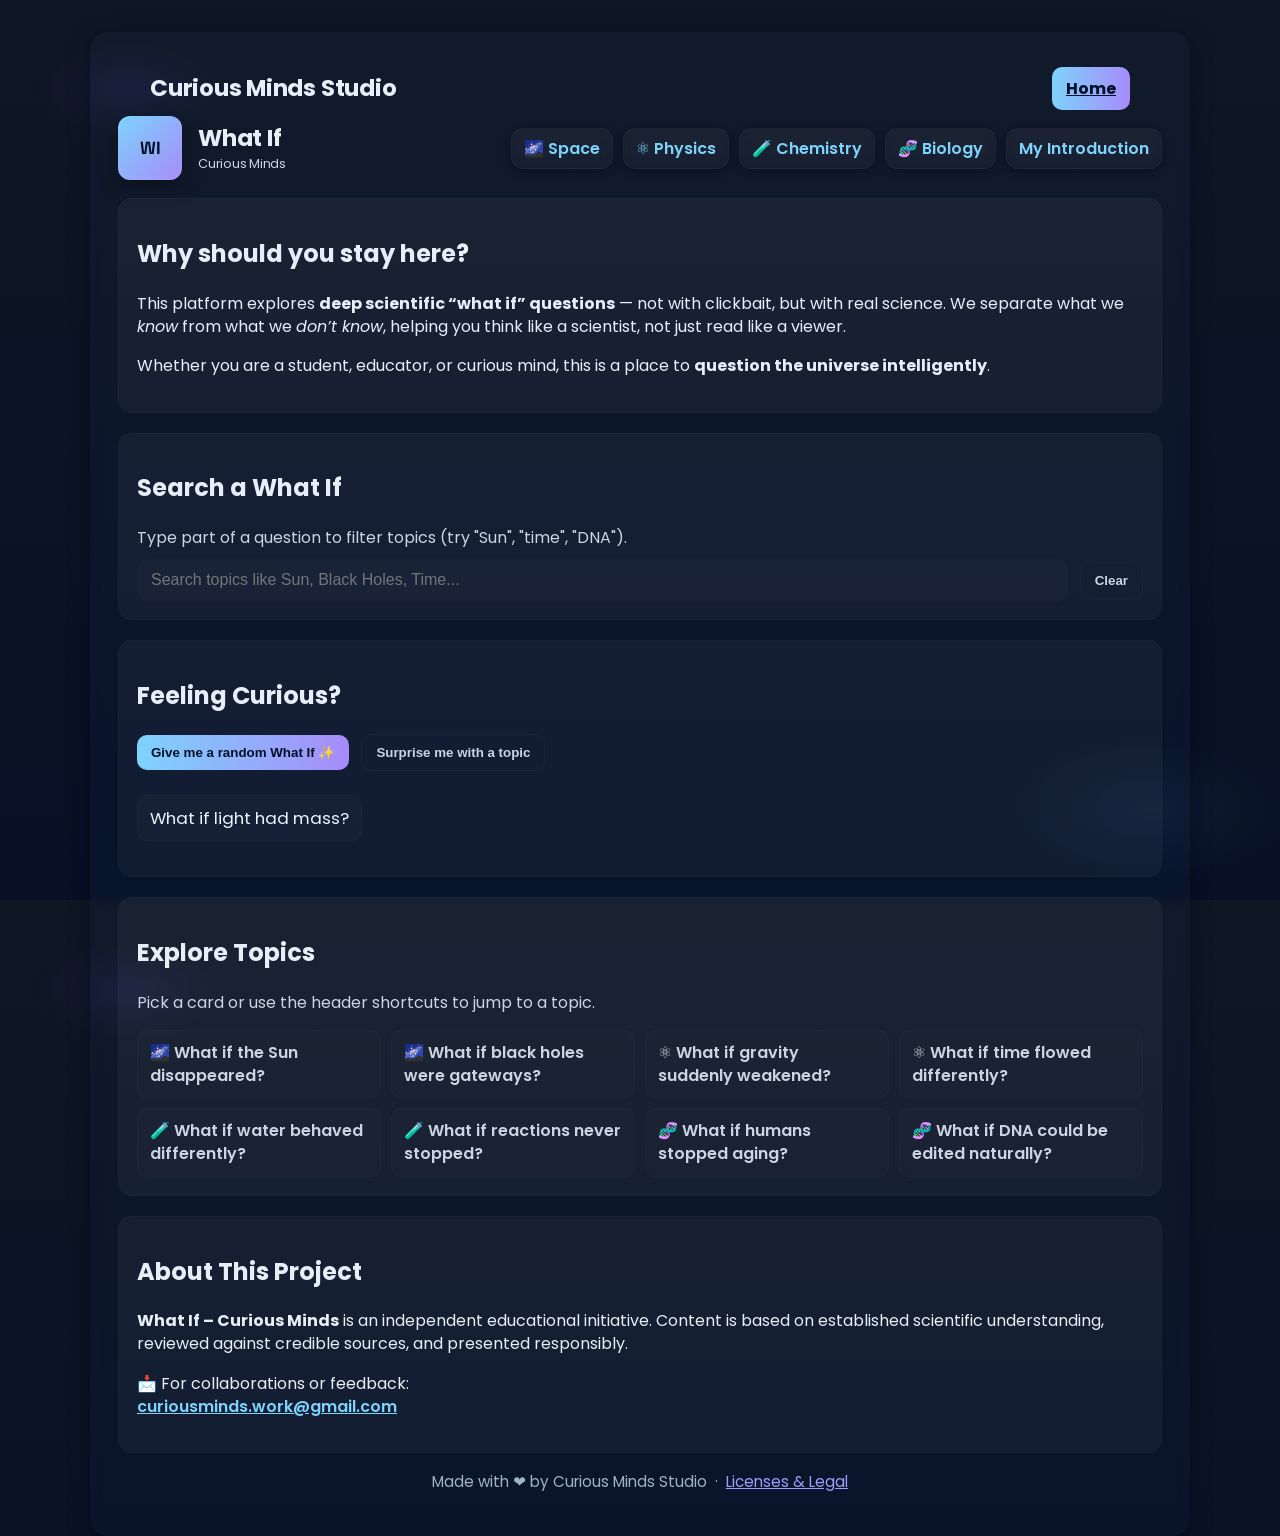
<file: index.html>
<!doctype html>
<html lang="en">
<head>
  <meta charset="utf-8" />
  <meta name="viewport" content="width=device-width,initial-scale=1" />
  <title>What If – Curious Minds</title>
  <meta name="description" content="What If – Curious Minds: exploring deep 'what if' scientific questions responsibly for students, educators, and curious minds." />
  <link rel="canonical" href="https://curiousmindsstudio/What-If/" />

  <!-- Social / OpenGraph -->
  <meta property="og:title" content="What If – Curious Minds" />
  <meta property="og:description" content="Exploring deep 'what if' scientific questions responsibly." />
  <meta property="og:type" content="website" />
  <meta property="og:url" content="https://curiousmindsstudio/What-If/" />

  <!-- Google Fonts (optional, fun typographic feel) -->
  <link rel="preconnect" href="https://fonts.gstatic.com" crossorigin>
  <link href="https://fonts.googleapis.com/css2?family=Poppins:wght@300;400;600;700&family=Space+Grotesk:wght@400;600&display=swap" rel="stylesheet">

  <!-- Inline theme & fun styles (move to style.css if you prefer) -->
  <style>
    :root{
      --bg1: #0f1724;
      --bg2: #071025;
      --card: rgba(255,255,255,0.03);
      --glass: rgba(255,255,255,0.04);
      --accent: #7dd3fc; /* cyan */
      --accent-2: #a78bfa; /* purple */
      --muted: #cbd5e1;
      --radius: 14px;
      --max-width: 1100px;
      --shadow: 0 6px 20px rgba(2,6,23,0.6);
      color-scheme: dark;
    }

    *{box-sizing:border-box}
    html,body{height:100%}
    body{
      margin:0;
      font-family:"Poppins", system-ui, -apple-system, "Segoe UI", Roboto, "Helvetica Neue", Arial;
      background: radial-gradient(1200px 600px at 10% 10%, rgba(122, 96, 255, 0.08), transparent 8%),
                  radial-gradient(1200px 600px at 90% 90%, rgba(125,211,252,0.05), transparent 12%),
                  linear-gradient(180deg,var(--bg1),var(--bg2));
      color: #e6eef8;
      -webkit-font-smoothing:antialiased;
      -moz-osx-font-smoothing:grayscale;
      line-height:1.45;
      padding:32px 16px;
      display:flex;
      justify-content:center;
      align-items:flex-start;
    }

    .site {
      width:100%;
      max-width:var(--max-width);
      min-height:80vh;
      margin: 0 auto 32px;
      background: linear-gradient(180deg, rgba(255,255,255,0.02), rgba(255,255,255,0.01));
      border-radius:18px;
      padding:28px;
      box-shadow: var(--shadow);
      backdrop-filter: blur(6px) saturate(120%);
    }

    header.site-header{
      display:flex;
      gap:20px;
      align-items:center;
      justify-content:space-between;
      flex-wrap:wrap;
    }

    .brand {
      display:flex;
      gap:16px;
      align-items:center;
    }

    .logo {
      width:64px;
      height:64px;
      border-radius:12px;
      display:inline-grid;
      place-items:center;
      font-weight:700;
      font-family:"Space Grotesk", "Poppins", sans-serif;
      font-size:1.1rem;
      background:linear-gradient(135deg,var(--accent),var(--accent-2));
      color:#021025;
      box-shadow: 0 6px 20px rgba(0,0,0,0.35), inset 0 -3px 6px rgba(255,255,255,0.06);
    }

    h1{
      margin:0;
      font-size:1.45rem;
      line-height:1.05;
      letter-spacing:-0.01em;
    }
    h1 .sub {
      display:block;
      font-size:0.8rem;
      font-weight:400;
      color:var(--muted);
      margin-top:6px;
    }

    /* Button group placed in header */
    .button-group {
      display:flex;
      gap:10px;
      align-items:center;
      flex-wrap:wrap;
    }

    .topic-btn{
      display:inline-flex;
      align-items:center;
      gap:8px;
      padding:8px 12px;
      background: linear-gradient(180deg, rgba(255,255,255,0.03), rgba(255,255,255,0.01));
      color:var(--accent);
      border: 1px solid rgba(255,255,255,0.03);
      border-radius:12px;
      text-decoration:none;
      font-weight:600;
      transition: transform .14s ease, box-shadow .12s ease, background .14s ease;
      box-shadow: 0 2px 8px rgba(2,6,23,0.45);
      backdrop-filter: blur(4px);
    }
    .topic-btn:hover, .topic-btn:focus{
      transform: translateY(-4px);
      outline: none;
      box-shadow: 0 10px 30px rgba(0,0,0,0.6), 0 1px 0 rgba(255,255,255,0.02) inset;
      color: white;
      background: linear-gradient(90deg, rgba(125,211,252,0.1), rgba(167,139,250,0.06));
    }
    .topic-btn:focus{
      box-shadow: 0 0 0 3px rgba(125,211,252,0.09);
    }

    /* Main content layout */
    main.container{
      display:grid;
      grid-template-columns: 1fr;
      gap:20px;
      margin-top:18px;
    }

    .section-card{
      background: var(--glass);
      border-radius: var(--radius);
      padding:18px;
      border: 1px solid rgba(255,255,255,0.02);
    }

    /* Search controls */
    .search-row{
      display:flex;
      gap:12px;
      align-items:center;
      margin-top:8px;
    }
    .search-input{
      flex:1;
      padding:12px 14px;
      border-radius:10px;
      border: none;
      background: rgba(255,255,255,0.02);
      color:inherit;
      font-size:1rem;
    }
    .btn {
      padding:10px 14px;
      border-radius:10px;
      border:none;
      cursor:pointer;
      background:linear-gradient(90deg,var(--accent),var(--accent-2));
      color:#021025;
      font-weight:700;
      transition:transform .12s ease;
    }
    .btn:active{ transform: translateY(1px) }
    .btn.secondary {
      background: transparent;
      color: var(--muted);
      border: 1px solid rgba(255,255,255,0.03);
    }

    /* Topic list */
    ul#questionList{
      margin:0;
      padding:0;
      list-style:none;
      display:grid;
      grid-template-columns: repeat(auto-fit, minmax(220px, 1fr));
      gap:10px;
      margin-top:12px;
    }
    ul#questionList li{
      background: linear-gradient(180deg, rgba(255,255,255,0.015), rgba(255,255,255,0.01));
      padding:10px 12px;
      border-radius:10px;
      border:1px solid rgba(255,255,255,0.02);
    }
    ul#questionList a{
      color: var(--muted);
      text-decoration:none;
      font-weight:600;
    }
    ul#questionList a:hover, ul#questionList a:focus{
      color: white;
      text-decoration:underline;
    }

    footer{
      margin-top:18px;
      text-align:center;
      color: #9fb3c9;
      font-size:0.95rem;
    }

    .random-output{
      margin-top:12px;
      font-size:1.05rem;
      padding:10px 12px;
      border-radius:10px;
      background: rgba(255,255,255,0.02);
      display:inline-block;
      color:#eaf6ff;
      border:1px solid rgba(255,255,255,0.02);
    }

    /* Visually hidden utility */
    .visually-hidden {
      position:absolute !important;
      height:1px;width:1px;
      overflow:hidden;clip:rect(1px,1px,1px,1px);
      white-space:nowrap;border:0;padding:0;margin:-1px;
    }

    /* Responsive */
    @media (max-width:720px){
      header.site-header{ gap:12px; align-items:flex-start; }
      .logo{ width:52px; height:52px; font-size:0.95rem; }
      .button-group { width:100%; justify-content:flex-start; }
      .topic-btn { padding:8px 10px; }
      main.container{ gap:12px; }
    }

    /* Reduce motion preference */
    @media (prefers-reduced-motion: reduce){
      * { transition: none !important; animation: none !important; }
    }
  </style>
</head>
<body>
  <div class="site" role="application" aria-labelledby="site-title">

    <header style="display:flex; justify-content:space-between; align-items:center; padding:1rem 2rem;">

    <h1>Curious Minds Studio</h1>

    <nav>
        <a href="https://curiousmindsstudio.github.io/Main-page/" class="btn">Home</a>
    </nav>

</header>
    <header class="site-header" role="banner">
      <div class="brand" aria-hidden="false">
        <div class="logo" aria-hidden="true">WI</div>
        <div>
          <h1 id="site-title">What If <span class="sub">Curious Minds</span></h1>
        </div>
      </div>

      <!-- Button group requested in header -->
      <nav class="button-group" aria-label="Explore topics">
        <a href="space.html" class="topic-btn" aria-label="Space">🌌 Space</a>
        <a href="physics.html" class="topic-btn" aria-label="Physics">⚛️ Physics</a>
        <a href="chemistry.html" class="topic-btn" aria-label="Chemistry">🧪 Chemistry</a>
        <a href="biology.html" class="topic-btn" aria-label="Biology">🧬 Biology</a>
       <a href="intro.html" class="topic-btn" aria-label="My Introduction">My Introduction</a>
      </nav>
    </header>

    <main class="container" role="main">
      <!-- WHY STAY HERE -->
      <section class="section-card" aria-labelledby="why-heading">
        <h2 id="why-heading">Why should you stay here?</h2>
        <p>
          This platform explores <strong>deep scientific “what if” questions</strong> —
          not with clickbait, but with real science.
          We separate what we <em>know</em> from what we <em>don’t know</em>,
          helping you think like a scientist, not just read like a viewer.
        </p>
        <p>
          Whether you are a student, educator, or curious mind,
          this is a place to <strong>question the universe intelligently</strong>.
        </p>
      </section>

      <!-- SEARCH -->
      <section class="section-card" aria-labelledby="search-heading">
        <h2 id="search-heading">Search a What If</h2>
        <p style="color:var(--muted); margin:6px 0 0;">Type part of a question to filter topics (try "Sun", "time", "DNA").</p>
        <div class="search-row" style="margin-top:10px;">
          <label for="searchInput" class="visually-hidden">Search topics</label>
          <input id="searchInput" class="search-input" type="search" placeholder="Search topics like Sun, Black Holes, Time..." aria-controls="questionList" />
          <button id="clearBtn" class="btn secondary" type="button" aria-label="Clear search">Clear</button>
        </div>
      </section>

      <!-- RANDOM QUESTION -->
      <section class="section-card" aria-labelledby="random-heading">
        <h2 id="random-heading">Feeling Curious?</h2>
        <div style="display:flex; gap:12px; align-items:center; flex-wrap:wrap; margin-top:8px;">
          <button id="randomBtn" class="btn" type="button">Give me a random What If ✨</button>
          <button id="surpriseBtn" class="btn secondary" type="button">Surprise me with a topic</button>
        </div>
        <div id="randomWrap" style="margin-top:12px;">
          <p id="randomQuestion" class="random-output" aria-live="polite" aria-atomic="true">Press the button to spark curiosity!</p>
        </div>
      </section>

      <!-- TOPICS -->
      <section class="section-card" aria-labelledby="topics-heading">
        <h2 id="topics-heading">Explore Topics</h2>

        <!-- Optional friendly intro -->
        <p style="color:var(--muted); margin-top:6px;">Pick a card or use the header shortcuts to jump to a topic.</p>

        <ul id="questionList" aria-live="polite">
          <li><a href="space.html">🌌 What if the Sun disappeared?</a></li>
          <li><a href="space.html">🌌 What if black holes were gateways?</a></li>
          <li><a href="physics.html">⚛️ What if gravity suddenly weakened?</a></li>
          <li><a href="physics.html">⚛️ What if time flowed differently?</a></li>
          <li><a href="chemistry.html">🧪 What if water behaved differently?</a></li>
          <li><a href="chemistry.html">🧪 What if reactions never stopped?</a></li>
          <li><a href="biology.html">🧬 What if humans stopped aging?</a></li>
          <li><a href="biology.html">🧬 What if DNA could be edited naturally?</a></li>
        </ul>
      </section>

      <!-- ABOUT -->
      <section class="section-card" aria-labelledby="about-heading">
        <h2 id="about-heading">About This Project</h2>
        <p>
          <strong>What If – Curious Minds</strong> is an independent educational initiative.
          Content is based on established scientific understanding,
          reviewed against credible sources, and presented responsibly.
        </p>
        <p style="margin-top:8px;">
          📩 For collaborations or feedback:
          <br />
          <a href="mailto:curiousminds.work@gmail.com.com" style="color:var(--accent); font-weight:600;">curiousminds.work@gmail.com</a>
        </p>
      </section>
    </main>

<footer class="page-footer">
  <p>
    Made with ❤️ by Curious Minds Studio
    &nbsp;·&nbsp;
    <a href="licenses.html">Licenses & Legal</a>
  </p>
</footer>
    
  </div>

  <noscript>
    <div style="max-width:var(--max-width); margin:18px auto; color:#ffc6c6; text-align:center;">
      JavaScript is disabled — search and random features will not work. Please enable JavaScript for full experience.
    </div>
  </noscript>

  <!-- Script: behavior (keeps things accessible & fun) -->
  <script>
    (function () {
      // Defensive DOM lookups
      const searchInput = document.getElementById('searchInput');
      const questionList = document.getElementById('questionList');
      const listItems = questionList ? Array.from(questionList.querySelectorAll('li')) : [];
      const randomBtn = document.getElementById('randomBtn');
      const surpriseBtn = document.getElementById('surpriseBtn');
      const randomQuestionEl = document.getElementById('randomQuestion');
      const clearBtn = document.getElementById('clearBtn');
      const yearEl = document.getElementById('year');

      if (yearEl) yearEl.textContent = new Date().getFullYear();

      const questions = [
        "What if the Sun disappeared?",
        "What if black holes were gateways?",
        "What if time flowed differently?",
        "What if gravity weakened?",
        "What if humans stopped aging?",
        "What if Earth had no seasons?",
        "What if light had mass?",
        "What if DNA could repair itself perfectly?",
        "What if we could breathe underwater?",
        "What if there were two moons?",
        "What if we could travel at the speed of light?",
        "What if machines could dream?"
      ];

      function pickRandom(arr){
        if(!arr || arr.length === 0) return '';
        return arr[Math.floor(Math.random() * arr.length)];
      }

      function announceRandom() {
        const q = pickRandom(questions);
        if (randomQuestionEl) randomQuestionEl.textContent = q;
      }

      function surpriseTopic() {
        // Focus the first visible topic after filtering; if none, pick random question.
        const visible = listItems.filter(li => li.style.display !== 'none');
        if (visible.length > 0) {
          const chosen = visible[Math.floor(Math.random() * visible.length)];
          // Find link and briefly highlight it for fun
          const link = chosen.querySelector('a');
          if (link) {
            link.focus();
            // small highlight animation
            chosen.style.transition = 'box-shadow .28s ease, transform .18s ease';
            chosen.style.boxShadow = '0 8px 30px rgba(0,0,0,0.6)';
            chosen.style.transform = 'translateY(-4px)';
            setTimeout(() => {
              chosen.style.boxShadow = '';
              chosen.style.transform = '';
            }, 700);
          }
        } else {
          // fallback to random question
          announceRandom();
        }
      }

      function searchQuestions() {
        const input = (searchInput && searchInput.value || '').trim().toLowerCase();
        if (!listItems.length) return;
        listItems.forEach(li => {
          const text = (li.textContent || li.innerText || '').toLowerCase();
          li.style.display = text.includes(input) ? '' : 'none';
        });
      }

      // Events
      if (randomBtn) randomBtn.addEventListener('click', announceRandom);
      if (surpriseBtn) surpriseBtn.addEventListener('click', surpriseTopic);
      if (searchInput) {
        searchInput.addEventListener('input', searchQuestions);
        searchInput.addEventListener('keydown', (e) => {
          if (e.key === 'Enter') {
            // focus first visible link
            const visible = listItems.find(li => li.style.display !== 'none');
            const link = visible && visible.querySelector('a');
            if (link) link.focus();
          }
        });
      }
      if (clearBtn) {
        clearBtn.addEventListener('click', () => {
          if (searchInput) { searchInput.value = ''; searchQuestions(); searchInput.focus(); }
        });
      }

      // Small delightful entrance: show a random question on load after a short delay
      setTimeout(() => {
        if (randomQuestionEl) randomQuestionEl.textContent = pickRandom(questions);
      }, 700);

    })();
  </script>

</body>
  </html>
</file>
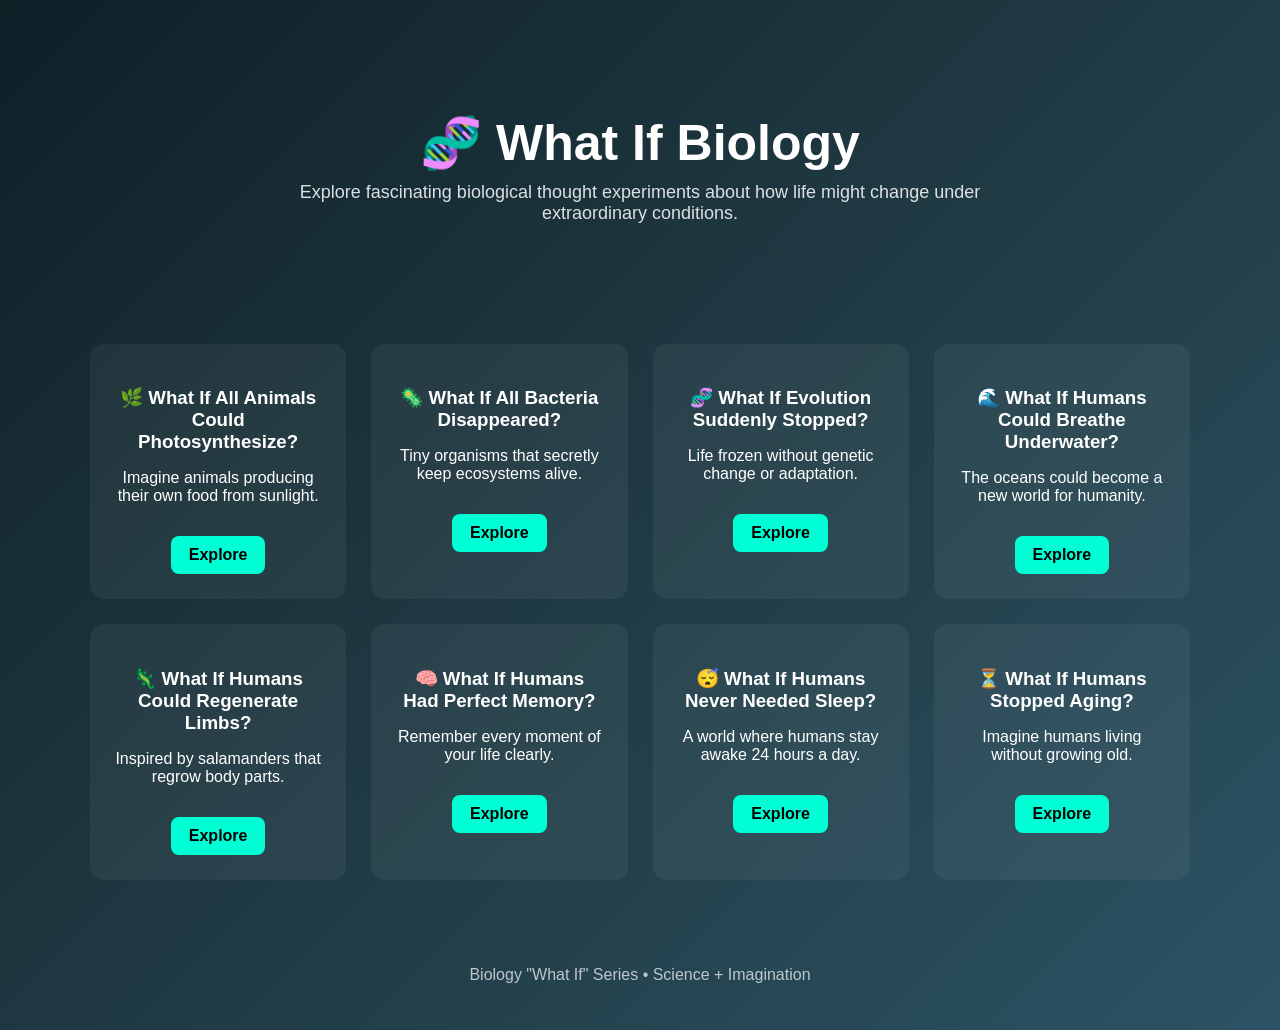
<file: biology.html>
<!DOCTYPE html>
<html lang="en">

<head>

<meta charset="UTF-8">
<meta name="viewport" content="width=device-width, initial-scale=1.0">

<title>What If Biology – Scientific Possibilities</title>

<meta name="description" content="Explore fascinating biology scenarios such as humans photosynthesizing, evolution stopping, or humans never needing sleep.">

<style>

body{
margin:0;
font-family:Segoe UI, sans-serif;
background:linear-gradient(135deg,#0f2027,#203a43,#2c5364);
color:white;
}

header{
text-align:center;
padding:80px 20px;
}

header h1{
font-size:50px;
margin-bottom:10px;
}

header p{
font-size:18px;
opacity:0.85;
max-width:700px;
margin:auto;
}

.container{
max-width:1100px;
margin:auto;
padding:40px 20px;
}

.grid{
display:grid;
grid-template-columns:repeat(auto-fit,minmax(250px,1fr));
gap:25px;
}

.card{
background:rgba(255,255,255,0.05);
padding:25px;
border-radius:14px;
transition:0.3s;
text-align:center;
}

.card:hover{
transform:translateY(-8px);
background:rgba(255,255,255,0.12);
}

.card h3{
margin-bottom:10px;
}

.card a{
display:inline-block;
margin-top:15px;
padding:10px 18px;
background:#00ffd5;
color:black;
text-decoration:none;
border-radius:8px;
font-weight:bold;
}

.card a:hover{
background:#00cfae;
}

footer{
text-align:center;
padding:30px;
opacity:0.7;
}

</style>

</head>

<body>

<header>

<h1>🧬 What If Biology</h1>

<p>
Explore fascinating biological thought experiments about how life might change under extraordinary conditions.
</p>

</header>



<div class="container">

<div class="grid">

<div class="card">
<h3>🌿 What If All Animals Could Photosynthesize?</h3>
<p>Imagine animals producing their own food from sunlight.</p>
<a href="biology/what-if-all-animals-could-photosynthesize.html">Explore</a>
</div>

<div class="card">
<h3>🦠 What If All Bacteria Disappeared?</h3>
<p>Tiny organisms that secretly keep ecosystems alive.</p>
<a href="biology/what-if-all-bacteria-disappeared.html">Explore</a>
</div>

<div class="card">
<h3>🧬 What If Evolution Suddenly Stopped?</h3>
<p>Life frozen without genetic change or adaptation.</p>
<a href="biology/what-if-evolution-stopped-suddenly.html">Explore</a>
</div>

<div class="card">
<h3>🌊 What If Humans Could Breathe Underwater?</h3>
<p>The oceans could become a new world for humanity.</p>
<a href="biology/what-if-humans-could-breathe-underwater.html">Explore</a>
</div>

<div class="card">
<h3>🦎 What If Humans Could Regenerate Limbs?</h3>
<p>Inspired by salamanders that regrow body parts.</p>
<a href="biology/what-if-humans-could-regenerate-limbs.html">Explore</a>
</div>

<div class="card">
<h3>🧠 What If Humans Had Perfect Memory?</h3>
<p>Remember every moment of your life clearly.</p>
<a href="biology/what-if-humans-had-perfect-memory.html">Explore</a>
</div>

<div class="card">
<h3>😴 What If Humans Never Needed Sleep?</h3>
<p>A world where humans stay awake 24 hours a day.</p>
<a href="biology/what-if-humans-never-needed-sleep.html">Explore</a>
</div>

<div class="card">
<h3>⏳ What If Humans Stopped Aging?</h3>
<p>Imagine humans living without growing old.</p>
<a href="biology/what-if-humans-stopped-aging.html">Explore</a>
</div>

</div>

</div>



<footer>

<p>Biology "What If" Series • Science + Imagination</p>

</footer>

</body>

</html>
</file>
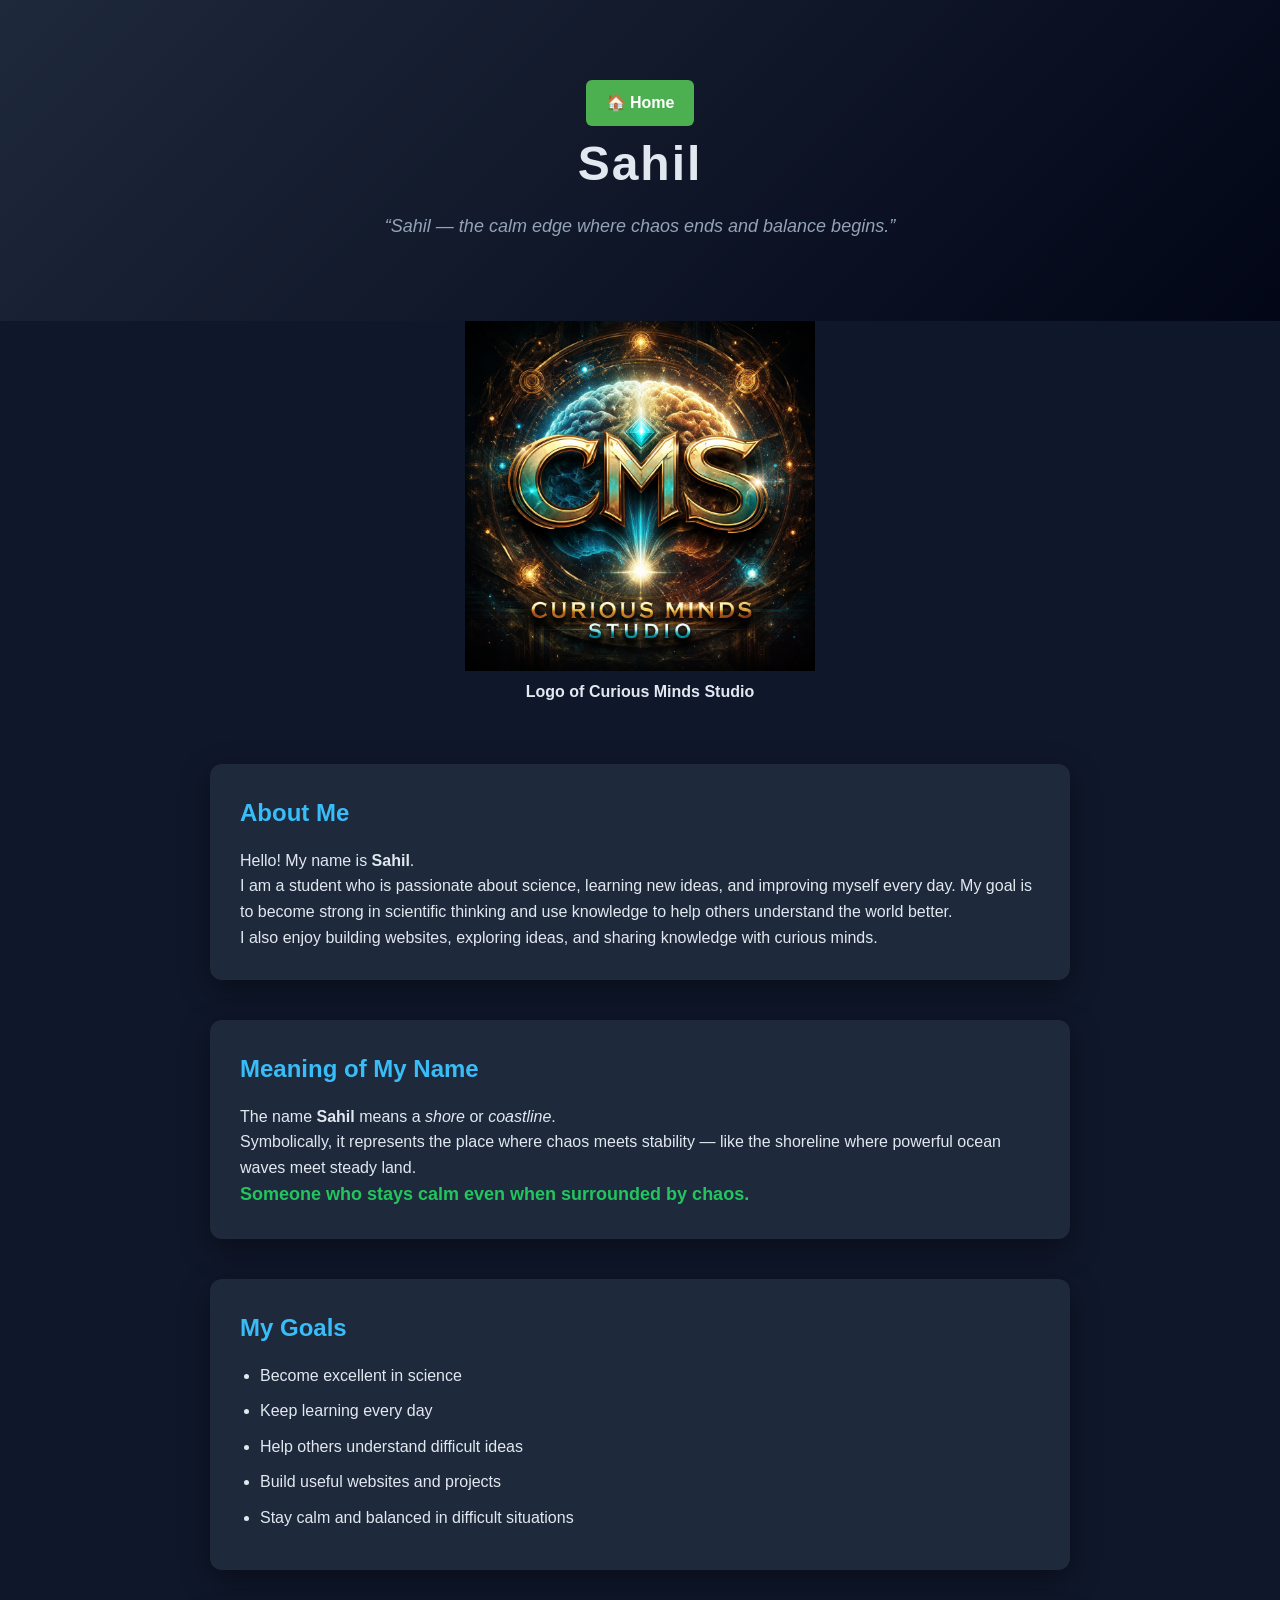
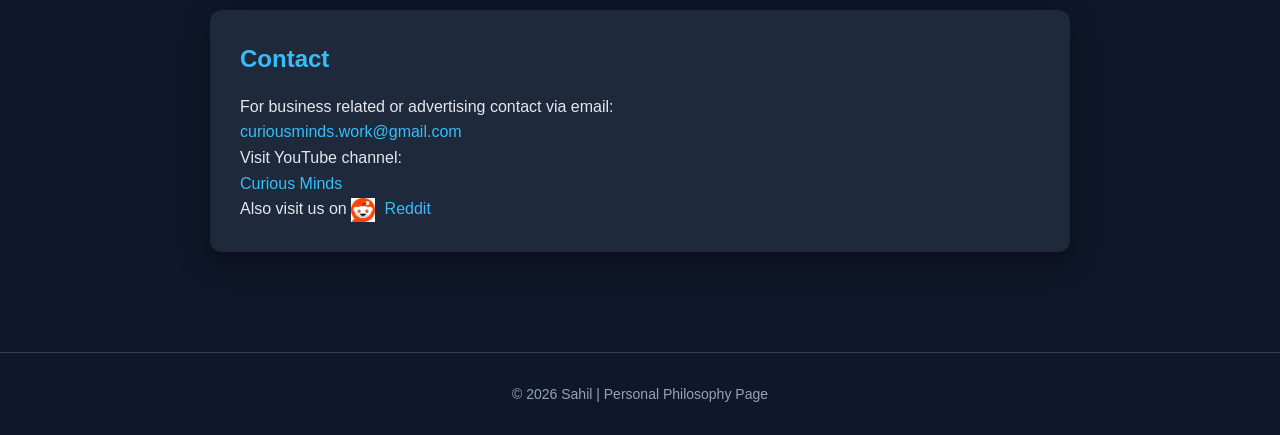
<file: intro.html>
<!DOCTYPE html>
<html lang="en">

<head>
<meta charset="UTF-8">
<meta name="viewport" content="width=device-width, initial-scale=1.0">
<title>Sahil | Personal Philosophy</title>

<style>

*{
margin:0;
padding:0;
box-sizing:border-box;
}

body{
font-family: Arial, Helvetica, sans-serif;
background:#0f172a;
color:#e2e8f0;
line-height:1.6;
}

/* Header */

header{
text-align:center;
padding:80px 20px;
background:linear-gradient(135deg,#1e293b,#020617);
}

header h1{
font-size:48px;
letter-spacing:2px;
margin-bottom:10px;
}

.quote{
font-style:italic;
color:#94a3b8;
font-size:18px;
}

/* Container */

.container{
max-width:900px;
margin:auto;
padding:20px;
}

/* Cards */

.card{
background:#1e293b;
margin:40px auto;
padding:30px;
border-radius:12px;
box-shadow:0 10px 30px rgba(0,0,0,0.4);
transition:0.3s;
}

.card:hover{
transform:translateY(-5px);
}

h2{
color:#38bdf8;
margin-bottom:15px;
}

ul{
padding-left:20px;
}

li{
margin-bottom:10px;
}

.highlight{
font-weight:bold;
color:#22c55e;
font-size:18px;
}

/* Links */

a{
color:#38bdf8;
text-decoration:none;
}

a:hover{
text-decoration:underline;
}

/* Footer */

footer{
text-align:center;
padding:30px;
margin-top:40px;
font-size:14px;
color:#94a3b8;
border-top:1px solid #334155;
}

</style>
</head>

<body>

<header>
<nav>
        <div class="controls" role="navigation" aria-label="Quick topics">
        </div>
</nav>
  <a href="index.html" aria-label="Home" 
style="display:inline-block; padding:10px 20px; background-color:#4CAF50; color:white; text-decoration:none; border-radius:6px; font-weight:bold;">
🏠 Home
  </a>
  <h1>Sahil</h1>
<p class="quote">“Sahil — the calm edge where chaos ends and balance begins.”</p>
</header>
<div style="text-align:center;">
  <img src="Images/curiousmindsstudio.png" alt="Curious Minds Studio Logo" style="width:350px;">
  <p><b>Logo of Curious Minds Studio </b></p>
</div>
<div class="container">

<section class="card">
<h2>About Me</h2>

<p>Hello! My name is <strong>Sahil</strong>.</p>

<p>
I am a student who is passionate about science, learning new ideas,
and improving myself every day. My goal is to become strong in scientific
thinking and use knowledge to help others understand the world better.
</p>

<p>
I also enjoy building websites, exploring ideas, and sharing knowledge
with curious minds.
</p>

</section>

<section class="card">
<h2>Meaning of My Name</h2>

<p>
The name <strong>Sahil</strong> means a <em>shore</em> or <em>coastline</em>.
</p>

<p>
Symbolically, it represents the place where chaos meets stability —
like the shoreline where powerful ocean waves meet steady land.
</p>

<p class="highlight">
Someone who stays calm even when surrounded by chaos.
</p>

</section>

<section class="card">
<h2>My Goals</h2>

<ul>
<li>Become excellent in science</li>
<li>Keep learning every day</li>
<li>Help others understand difficult ideas</li>
<li>Build useful websites and projects</li>
<li>Stay calm and balanced in difficult situations</li>
</ul>

</section>

<section class="card">
<h2>Contact</h2>

<p>For business related or advertising contact via email:</p>

<p>
<a href="mailto:curiousminds.work@gmail.com">
curiousminds.work@gmail.com
</a>
</p>

<p> Visit  YouTube channel:</p>

<p>
<a href="##" target="_blank">
Curious Minds
</a>
</p>
<p>
Also visit us on 
<a href="##" target="_blank" rel="noopener noreferrer">
<img src="Images/reddit.jpeg" alt="Reddit" style="width:24px; vertical-align:middle; margin-right:5px;">
Reddit
</a>
</p>

</section>

</div>

<footer>
<p>© 2026 Sahil | Personal Philosophy Page</p>
</footer>

</body>
</html>
</file>
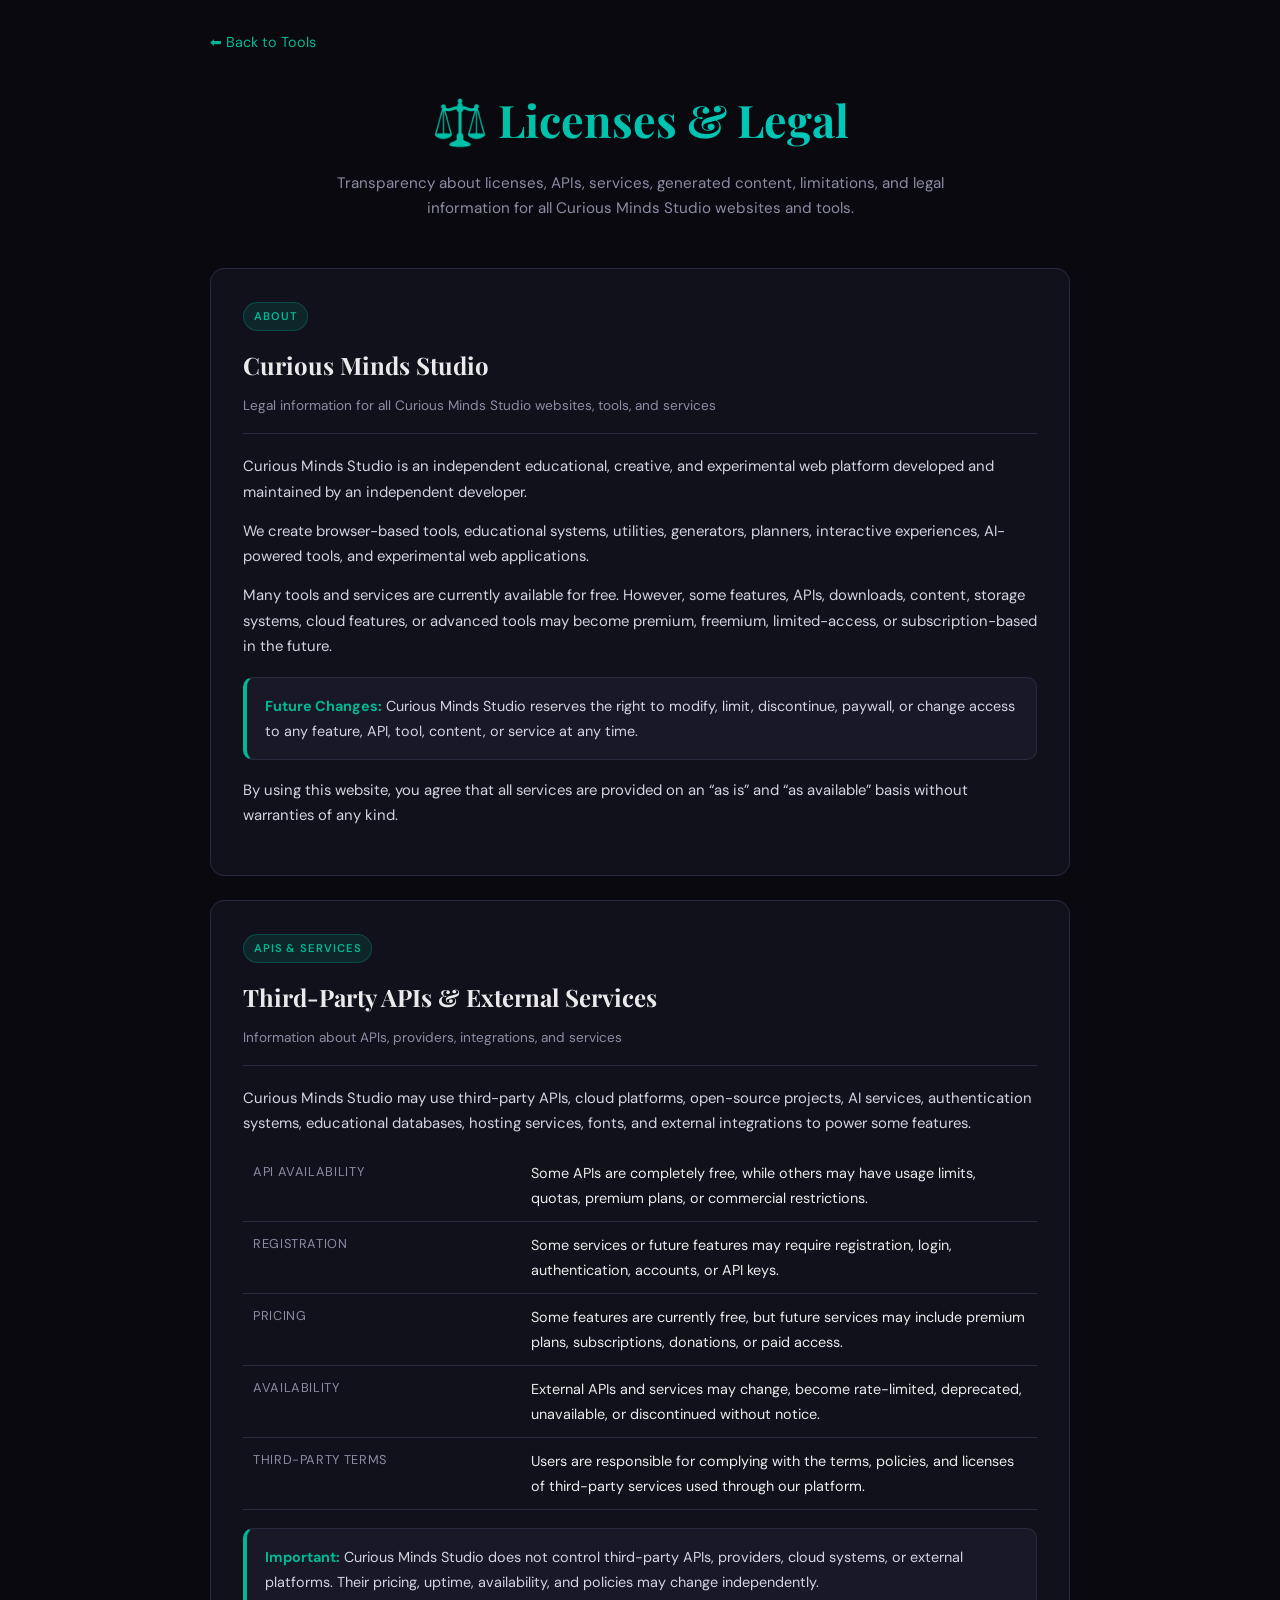
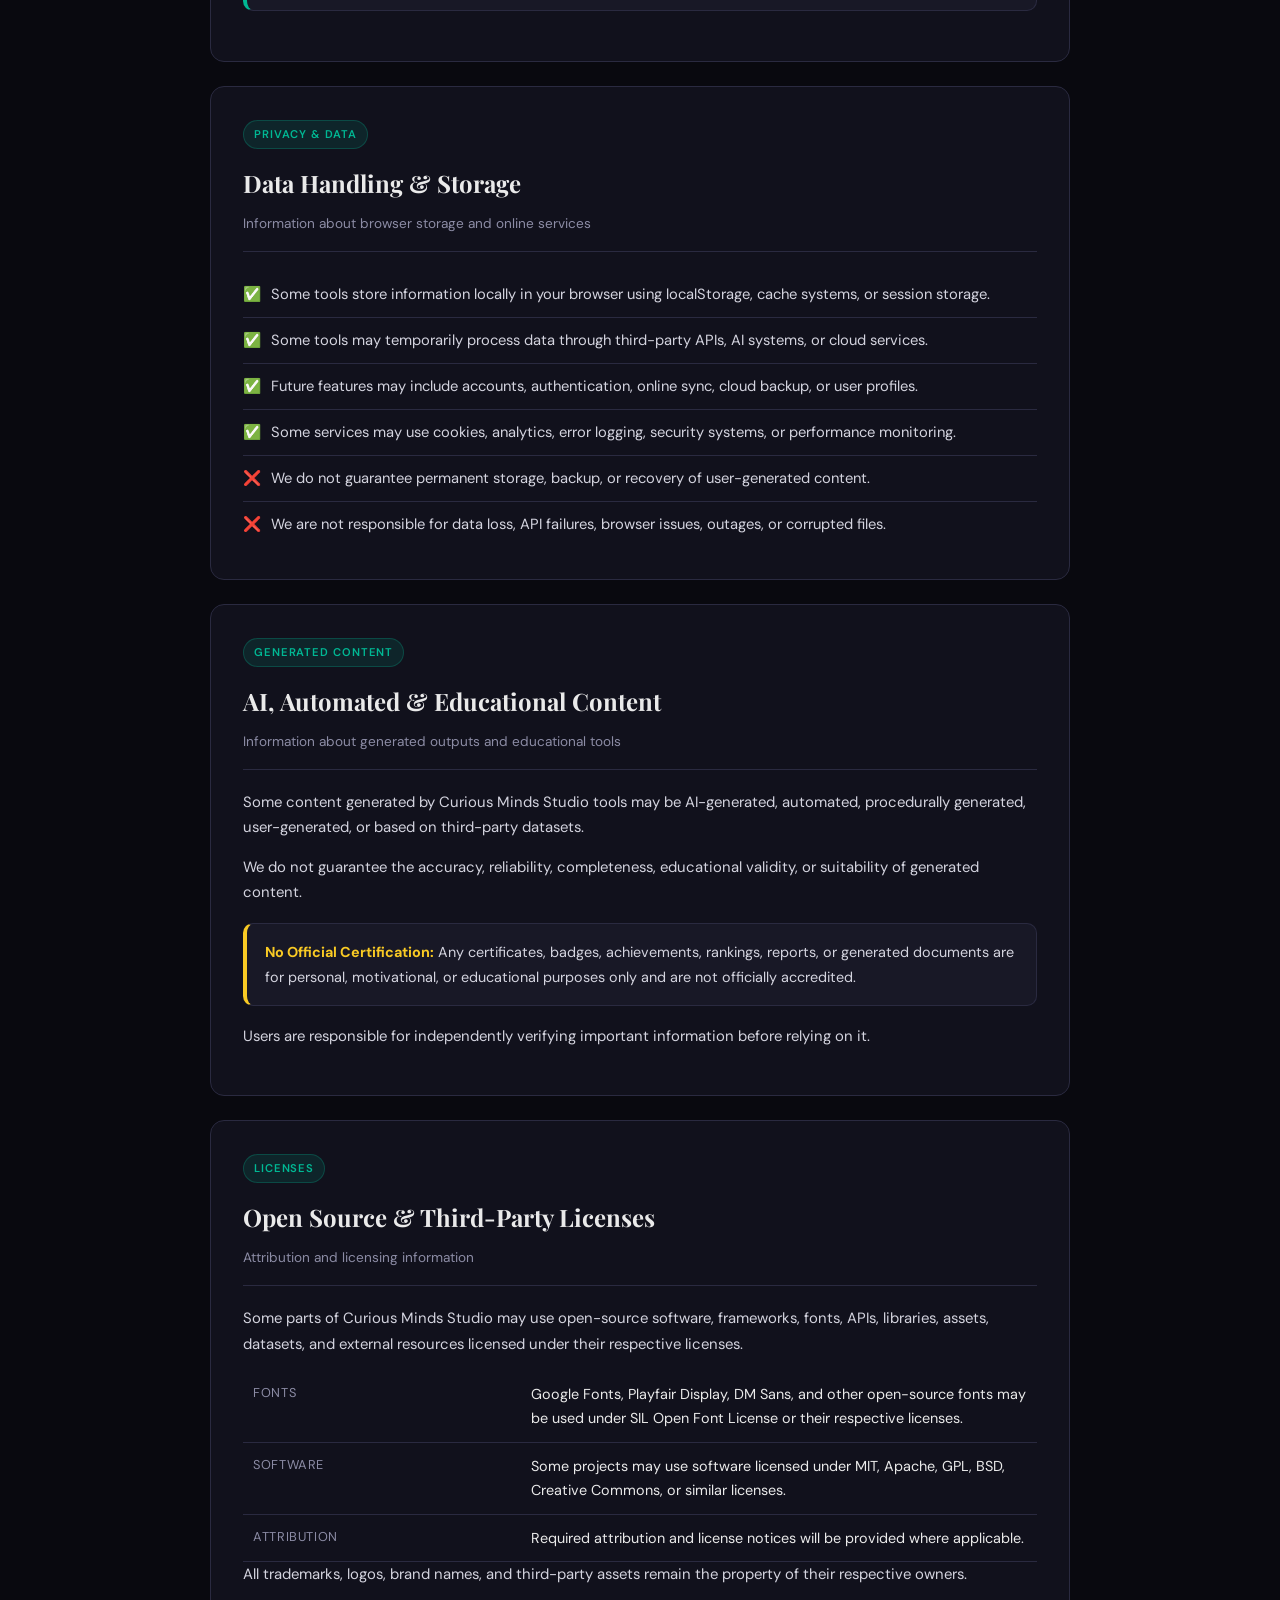
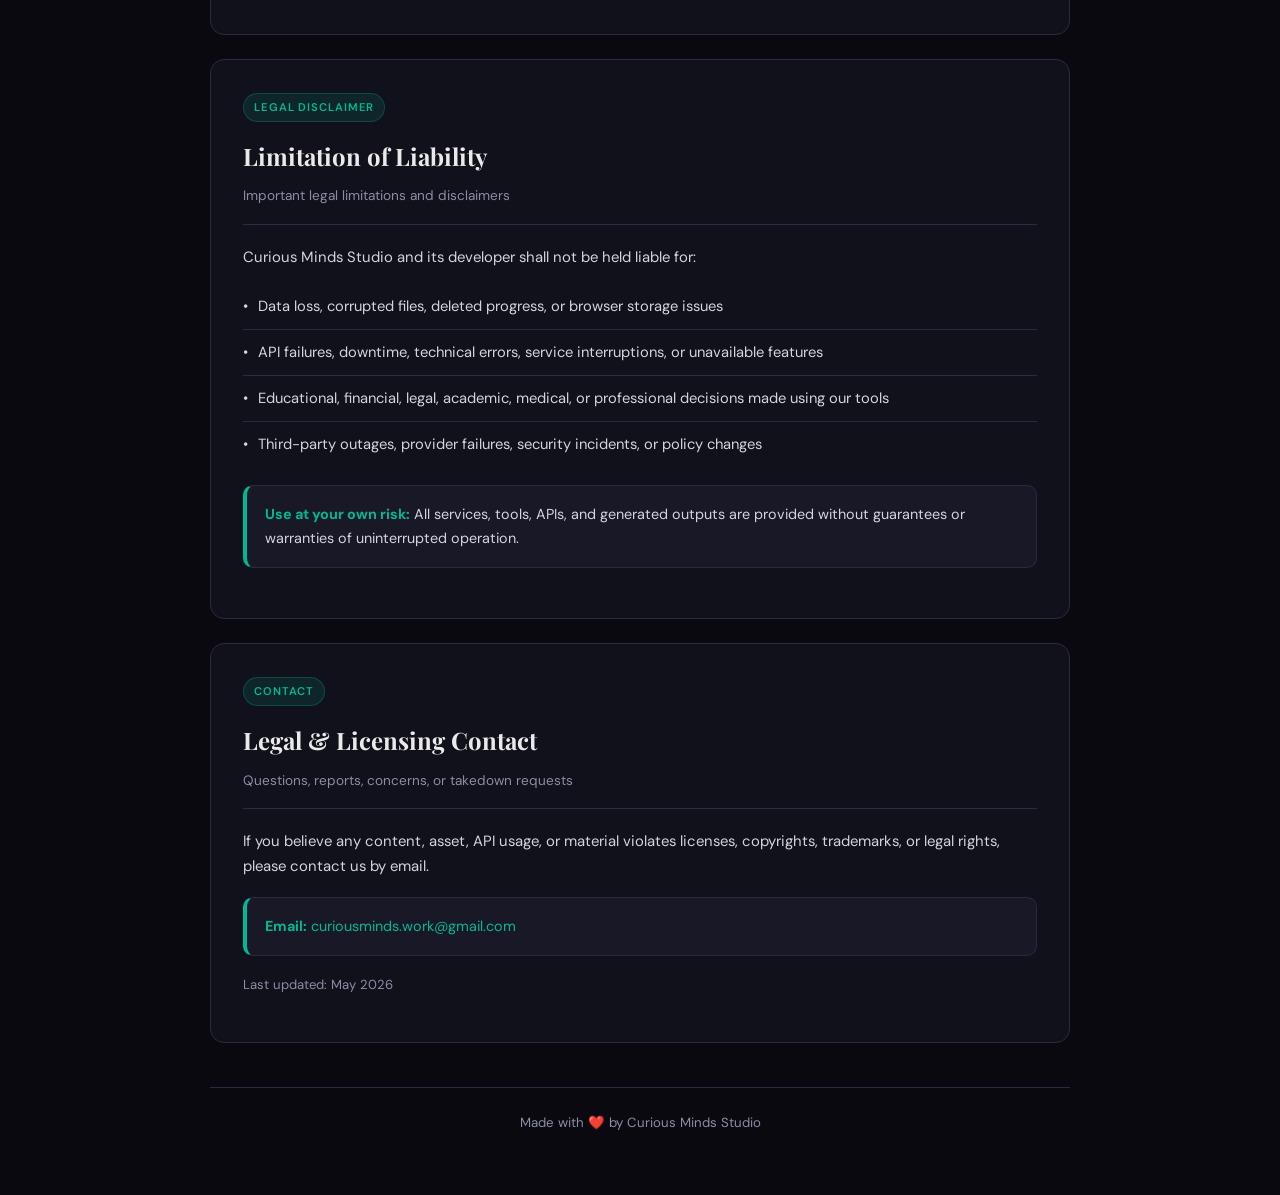
<file: licenses.html>
<!DOCTYPE html>
<html lang="en">

<head>
  <meta charset="UTF-8" />
  <meta name="viewport" content="width=device-width, initial-scale=1.0" />

  <title>Licenses & Legal – Curious Minds Studio</title>

  <meta name="description"
    content="Licenses, legal information, third-party services, APIs, and usage policies for Curious Minds Studio.">

  <link
    href="https://fonts.googleapis.com/css2?family=Playfair+Display:wght@600;700&family=DM+Sans:wght@300;400;500;600&display=swap"
    rel="stylesheet">

  <style>
    :root {
      --bg: #09090f;
      --surface: #11111c;
      --surface2: #181826;
      --border: #2a2a40;
      --accent: #00b894;
      --accent2: #00cec9;
      --gold: #f9ca24;
      --text: #eaeaea;
      --muted: #8c8ca5;
      --radius: 14px;
    }

    * {
      margin: 0;
      padding: 0;
      box-sizing: border-box;
    }

    body {
      background: var(--bg);
      color: var(--text);
      font-family: 'DM Sans', sans-serif;
      line-height: 1.7;
      padding: 28px 20px 60px;
    }

    .page-wrap {
      max-width: 860px;
      margin: auto;
    }

    .back {
      display: inline-block;
      margin-bottom: 28px;
      color: var(--accent);
      text-decoration: none;
      font-size: .9rem;
      transition: opacity .2s;
    }

    .back:hover {
      opacity: .7;
    }

    header {
      text-align: center;
      margin-bottom: 46px;
    }

    header h1 {
      font-family: 'Playfair Display', serif;
      font-size: clamp(2rem, 4vw, 2.8rem);
      background: linear-gradient(135deg, var(--accent), var(--accent2));
      -webkit-background-clip: text;
      -webkit-text-fill-color: transparent;
      margin-bottom: 12px;
    }

    header p {
      color: var(--muted);
      max-width: 640px;
      margin: auto;
      font-size: .95rem;
    }

    .section {
      background: var(--surface);
      border: 1px solid var(--border);
      border-radius: var(--radius);
      padding: 32px;
      margin-bottom: 24px;
    }

    .section-tag {
      display: inline-block;
      font-size: .7rem;
      text-transform: uppercase;
      letter-spacing: .08em;
      padding: 4px 10px;
      border-radius: 999px;
      background: rgba(0, 184, 148, .12);
      border: 1px solid rgba(0, 184, 148, .25);
      color: var(--accent);
      margin-bottom: 14px;
      font-weight: 600;
    }

    .section h2 {
      font-family: 'Playfair Display', serif;
      margin-bottom: 8px;
      font-size: 1.5rem;
    }

    .section-sub {
      color: var(--muted);
      font-size: .85rem;
      padding-bottom: 16px;
      border-bottom: 1px solid var(--border);
      margin-bottom: 20px;
    }

    .section p {
      color: #d4d4df;
      font-size: .93rem;
      margin-bottom: 14px;
    }

    .highlight {
      background: var(--surface2);
      border: 1px solid var(--border);
      border-left: 4px solid var(--accent);
      border-radius: 10px;
      padding: 16px 18px;
      margin: 18px 0;
      color: #d4d4df;
      font-size: .9rem;
    }

    .highlight strong {
      color: var(--accent);
    }

    .gold {
      border-left-color: var(--gold);
    }

    .gold strong {
      color: var(--gold);
    }

    .checklist {
      list-style: none;
      margin-top: 12px;
    }

    .checklist li {
      display: flex;
      gap: 10px;
      padding: 10px 0;
      border-bottom: 1px solid var(--border);
      color: #d4d4df;
      font-size: .92rem;
    }

    .checklist li:last-child {
      border-bottom: none;
    }

    .icon {
      flex-shrink: 0;
    }

    .info-table {
      width: 100%;
      border-collapse: collapse;
      margin-top: 14px;
    }

    .info-table tr {
      border-bottom: 1px solid var(--border);
    }

    .info-table td {
      padding: 11px 10px;
      vertical-align: top;
      font-size: .9rem;
    }

    .info-table td:first-child {
      width: 35%;
      color: var(--muted);
      text-transform: uppercase;
      font-size: .8rem;
      letter-spacing: .05em;
    }

    a {
      color: var(--accent);
      text-decoration: none;
    }

    a:hover {
      opacity: .85;
    }

    footer {
      text-align: center;
      margin-top: 44px;
      padding-top: 24px;
      border-top: 1px solid var(--border);
      color: var(--muted);
      font-size: .83rem;
    }

    @media(max-width:560px) {
      .section {
        padding: 22px 18px;
      }

      .info-table td:first-child {
        width: 45%;
      }
    }
  </style>
</head>

<body>

  <div class="page-wrap">

    <a href="index.html" class="back">⬅ Back to Tools</a>

    <header>
      <h1>⚖️ Licenses & Legal</h1>

      <p>
        Transparency about licenses, APIs, services,
        generated content, limitations, and legal information
        for all Curious Minds Studio websites and tools.
      </p>
    </header>

    <!-- ABOUT -->
    <div class="section">

      <div class="section-tag">About</div>

      <h2>Curious Minds Studio</h2>

      <div class="section-sub">
        Legal information for all Curious Minds Studio websites, tools, and services
      </div>

      <p>
        Curious Minds Studio is an independent educational,
        creative, and experimental web platform developed and maintained
        by an independent developer.
      </p>

      <p>
        We create browser-based tools, educational systems,
        utilities, generators, planners, interactive experiences,
        AI-powered tools, and experimental web applications.
      </p>

      <p>
        Many tools and services are currently available for free.
        However, some features, APIs, downloads, content,
        storage systems, cloud features, or advanced tools
        may become premium, freemium,
        limited-access, or subscription-based in the future.
      </p>

      <div class="highlight">
        <strong>Future Changes:</strong>
        Curious Minds Studio reserves the right to modify,
        limit, discontinue, paywall,
        or change access to any feature,
        API, tool, content,
        or service at any time.
      </div>

      <p>
        By using this website,
        you agree that all services are provided
        on an “as is” and “as available” basis
        without warranties of any kind.
      </p>

    </div>

    <!-- APIs -->
    <div class="section">

      <div class="section-tag">APIs & Services</div>

      <h2>Third-Party APIs & External Services</h2>

      <div class="section-sub">
        Information about APIs, providers, integrations, and services
      </div>

      <p>
        Curious Minds Studio may use third-party APIs,
        cloud platforms, open-source projects,
        AI services, authentication systems,
        educational databases,
        hosting services, fonts,
        and external integrations to power some features.
      </p>

      <table class="info-table">

        <tr>
          <td>API Availability</td>
          <td>
            Some APIs are completely free,
            while others may have usage limits,
            quotas, premium plans,
            or commercial restrictions.
          </td>
        </tr>

        <tr>
          <td>Registration</td>
          <td>
            Some services or future features
            may require registration,
            login, authentication,
            accounts, or API keys.
          </td>
        </tr>

        <tr>
          <td>Pricing</td>
          <td>
            Some features are currently free,
            but future services may include
            premium plans, subscriptions,
            donations, or paid access.
          </td>
        </tr>

        <tr>
          <td>Availability</td>
          <td>
            External APIs and services may change,
            become rate-limited,
            deprecated, unavailable,
            or discontinued without notice.
          </td>
        </tr>

        <tr>
          <td>Third-Party Terms</td>
          <td>
            Users are responsible for complying
            with the terms, policies,
            and licenses of third-party services
            used through our platform.
          </td>
        </tr>

      </table>

      <div class="highlight">
        <strong>Important:</strong>
        Curious Minds Studio does not control
        third-party APIs, providers,
        cloud systems, or external platforms.
        Their pricing, uptime,
        availability, and policies
        may change independently.
      </div>

    </div>

    <!-- DATA -->
    <div class="section">

      <div class="section-tag">Privacy & Data</div>

      <h2>Data Handling & Storage</h2>

      <div class="section-sub">
        Information about browser storage and online services
      </div>

      <ul class="checklist">

        <li>
          <span class="icon">✅</span>
          <span>
            Some tools store information locally in your browser
            using localStorage,
            cache systems,
            or session storage.
          </span>
        </li>

        <li>
          <span class="icon">✅</span>
          <span>
            Some tools may temporarily process data
            through third-party APIs,
            AI systems,
            or cloud services.
          </span>
        </li>

        <li>
          <span class="icon">✅</span>
          <span>
            Future features may include accounts,
            authentication,
            online sync,
            cloud backup,
            or user profiles.
          </span>
        </li>

        <li>
          <span class="icon">✅</span>
          <span>
            Some services may use cookies,
            analytics,
            error logging,
            security systems,
            or performance monitoring.
          </span>
        </li>

        <li>
          <span class="icon">❌</span>
          <span>
            We do not guarantee permanent storage,
            backup, or recovery
            of user-generated content.
          </span>
        </li>

        <li>
          <span class="icon">❌</span>
          <span>
            We are not responsible for data loss,
            API failures,
            browser issues,
            outages,
            or corrupted files.
          </span>
        </li>

      </ul>

    </div>

    <!-- CONTENT -->
    <div class="section">

      <div class="section-tag">Generated Content</div>

      <h2>AI, Automated & Educational Content</h2>

      <div class="section-sub">
        Information about generated outputs and educational tools
      </div>

      <p>
        Some content generated by Curious Minds Studio tools
        may be AI-generated,
        automated,
        procedurally generated,
        user-generated,
        or based on third-party datasets.
      </p>

      <p>
        We do not guarantee the accuracy,
        reliability,
        completeness,
        educational validity,
        or suitability of generated content.
      </p>

      <div class="highlight gold">
        <strong>No Official Certification:</strong>
        Any certificates, badges,
        achievements, rankings,
        reports, or generated documents
        are for personal,
        motivational,
        or educational purposes only
        and are not officially accredited.
      </div>

      <p>
        Users are responsible for independently verifying
        important information before relying on it.
      </p>

    </div>

    <!-- LICENSES -->
    <div class="section">

      <div class="section-tag">Licenses</div>

      <h2>Open Source & Third-Party Licenses</h2>

      <div class="section-sub">
        Attribution and licensing information
      </div>

      <p>
        Some parts of Curious Minds Studio may use
        open-source software,
        frameworks, fonts,
        APIs, libraries,
        assets, datasets,
        and external resources
        licensed under their respective licenses.
      </p>

      <table class="info-table">

        <tr>
          <td>Fonts</td>
          <td>
            Google Fonts,
            Playfair Display,
            DM Sans,
            and other open-source fonts
            may be used under SIL Open Font License
            or their respective licenses.
          </td>
        </tr>

        <tr>
          <td>Software</td>
          <td>
            Some projects may use software
            licensed under MIT,
            Apache,
            GPL,
            BSD,
            Creative Commons,
            or similar licenses.
          </td>
        </tr>

        <tr>
          <td>Attribution</td>
          <td>
            Required attribution and license notices
            will be provided where applicable.
          </td>
        </tr>

      </table>

      <p>
        All trademarks,
        logos,
        brand names,
        and third-party assets
        remain the property
        of their respective owners.
      </p>

    </div>

    <!-- LIABILITY -->
    <div class="section">

      <div class="section-tag">Legal Disclaimer</div>

      <h2>Limitation of Liability</h2>

      <div class="section-sub">
        Important legal limitations and disclaimers
      </div>

      <p>
        Curious Minds Studio and its developer
        shall not be held liable for:
      </p>

      <ul class="checklist">

        <li>
          <span class="icon">•</span>
          <span>
            Data loss,
            corrupted files,
            deleted progress,
            or browser storage issues
          </span>
        </li>

        <li>
          <span class="icon">•</span>
          <span>
            API failures,
            downtime,
            technical errors,
            service interruptions,
            or unavailable features
          </span>
        </li>

        <li>
          <span class="icon">•</span>
          <span>
            Educational,
            financial,
            legal,
            academic,
            medical,
            or professional decisions
            made using our tools
          </span>
        </li>

        <li>
          <span class="icon">•</span>
          <span>
            Third-party outages,
            provider failures,
            security incidents,
            or policy changes
          </span>
        </li>

      </ul>

      <div class="highlight">
        <strong>Use at your own risk:</strong>
        All services,
        tools,
        APIs,
        and generated outputs
        are provided without guarantees
        or warranties of uninterrupted operation.
      </div>

    </div>

    <!-- CONTACT -->
    <div class="section">

      <div class="section-tag">Contact</div>

      <h2>Legal & Licensing Contact</h2>

      <div class="section-sub">
        Questions, reports, concerns, or takedown requests
      </div>

      <p>
        If you believe any content,
        asset,
        API usage,
        or material violates licenses,
        copyrights,
        trademarks,
        or legal rights,
        please contact us by email.
      </p>

      <div class="highlight">
        <strong>Email:</strong>
        <a href="mailto:curiousminds.work@gmail.com">
          curiousminds.work@gmail.com
        </a>
      </div>

      <p style="color:var(--muted);font-size:.82rem;margin-top:16px;">
        Last updated: May 2026
      </p>

    </div>

    <footer>
      Made with ❤️ by Curious Minds Studio
    </footer>

  </div>

</body>

</html>
</file>
